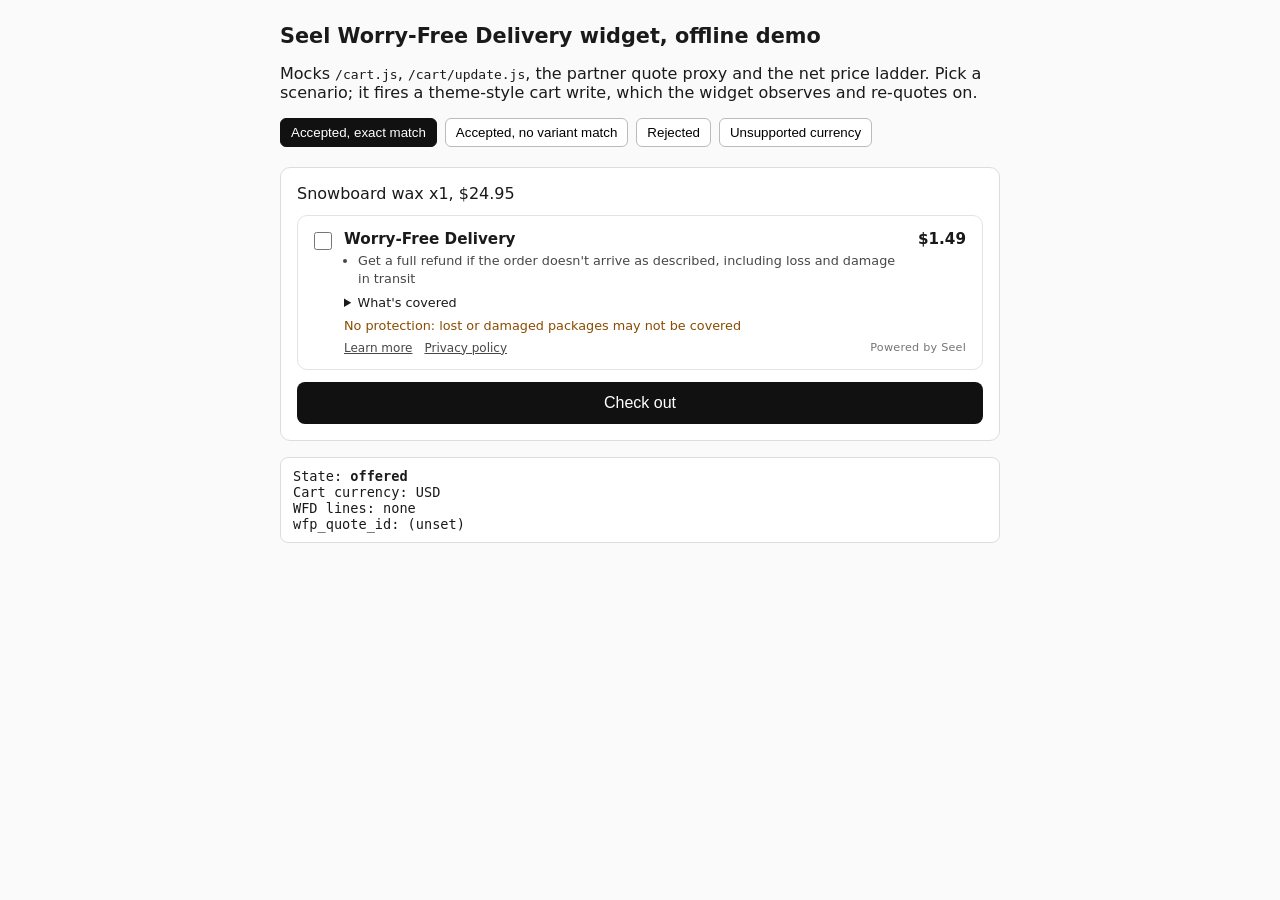
<file: widget/demo/index.html>
<!doctype html>
<html lang="en">
<head>
  <meta charset="utf-8">
  <meta name="viewport" content="width=device-width, initial-scale=1">
  <title>Seel WFD Widget Demo</title>
  <link rel="stylesheet" href="../extension/seel-wfd/assets/seel-wfd.css">
  <style>
    body { font-family: system-ui, sans-serif; max-width: 720px; margin: 24px auto; padding: 0 16px; color: #1a1a1a; background: #fafafa; }
    h1 { font-size: 1.3rem; }
    .scenarios { display: flex; flex-wrap: wrap; gap: 8px; margin: 12px 0 20px; }
    .scenarios button { padding: 6px 10px; border: 1px solid #bbb; border-radius: 6px; background: #fff; cursor: pointer; }
    .scenarios button[aria-pressed="true"] { background: #111; color: #fff; border-color: #111; }
    .cart { background: #fff; border: 1px solid #ddd; border-radius: 10px; padding: 16px; }
    .status { font-family: ui-monospace, monospace; font-size: 0.85rem; background: #fff; border: 1px solid #ddd; border-radius: 8px; padding: 10px 12px; margin-top: 16px; white-space: pre-wrap; }
    .checkout { width: 100%; padding: 12px; border: 0; border-radius: 8px; background: #111; color: #fff; font-size: 1rem; }
  </style>
</head>
<body>
  <h1>Seel Worry-Free Delivery widget, offline demo</h1>
  <p>Mocks <code>/cart.js</code>, <code>/cart/update.js</code>, the partner quote proxy and the net price ladder. Pick a scenario; it fires a theme-style cart write, which the widget observes and re-quotes on.</p>

  <div class="scenarios" role="group" aria-label="Scenario">
    <button type="button" data-scenario="accepted">Accepted, exact match</button>
    <button type="button" data-scenario="no_match">Accepted, no variant match</button>
    <button type="button" data-scenario="rejected">Rejected</button>
    <button type="button" data-scenario="currency">Unsupported currency</button>
  </div>

  <div class="cart">
    <div>Snowboard wax x1, $24.95</div>
    <button type="button" class="checkout" name="checkout">Check out</button>
  </div>

  <div class="status">State: <strong id="state-name" data-state>idle</strong>
<span id="cart-view"></span></div>

  <script>
    (function () {
      var QUOTE = {
        quote_id: '2026101400000000000000000001',
        status: 'accepted',
        price: '1.49',
        currency_code: 'USD',
        display_amounts: null,
        extra_info: {
          widget_title: 'Worry-Free Delivery',
          display_widget_text: ["Get a full refund if the order doesn't arrive as described, including loss and damage in transit"],
          coverage_details_text: ['Lost in transit', 'Item damaged in transit', 'Package stolen or missing after delivery'],
          opt_out_warning_text: 'No protection: lost or damaged packages may not be covered',
          terms_url: 'https://www.seel.com/terms/worry-free-purchase',
          privacy_policy_url: 'www.seel.com/privacy'
        }
      };
      var SCENARIOS = {
        accepted: { currency: 'USD', quote: QUOTE },
        no_match: { currency: 'USD', quote: Object.assign({}, QUOTE, { price: '1.23' }) },
        rejected: { currency: 'USD', quote: Object.assign({}, QUOTE, { status: 'rejected' }) },
        currency: { currency: 'JPY', quote: QUOTE }
      };
      var scenario = SCENARIOS.accepted;

      var cart = {
        token: 'demo-cart',
        currency: 'USD',
        attributes: {},
        items: [{ variant_id: 501, sku: 'WAX-01', handle: 'snowboard-wax', quantity: 1, price: 2495, final_line_price: 2495 }]
      };
      window.demo = { lastQuoteRequest: null, cart: cart };

      function json(body, status) {
        return Promise.resolve(new Response(JSON.stringify(body), { status: status || 200, headers: { 'Content-Type': 'application/json' } }));
      }

      function applyUpdate(payload) {
        Object.keys(payload.updates || {}).forEach(function (id) {
          var qty = payload.updates[id];
          var line = cart.items.find(function (i) { return String(i.variant_id) === id; });
          if (line && qty === 0) cart.items.splice(cart.items.indexOf(line), 1);
          else if (line) line.quantity = qty;
          else if (qty > 0) cart.items.push({ variant_id: Number(id), sku: 'SEEL-WFD', handle: 'worry-free-delivery', quantity: qty });
        });
        Object.keys(payload.attributes || {}).forEach(function (k) {
          if (payload.attributes[k] === '') delete cart.attributes[k];
          else cart.attributes[k] = payload.attributes[k];
        });
      }

      window.fetch = function (input, init) {
        var url = String(typeof input === 'string' ? input : input.url);
        if (url === '/cart.js' || url.indexOf('/cart/change.js') === 0) return json(JSON.parse(JSON.stringify(cart)));
        if (url.indexOf('/cart/update.js') === 0) {
          applyUpdate(JSON.parse(init.body));
          renderCart();
          return json(JSON.parse(JSON.stringify(cart)));
        }
        if (url === 'https://partner.example/seel/quotes') {
          window.demo.lastQuoteRequest = JSON.parse(init.body);
          return json(scenario.quote);
        }
        return json({ message: 'not mocked: ' + url }, 404);
      };

      function renderCart() {
        var wfd = cart.items.filter(function (i) { return i.sku === 'SEEL-WFD'; });
        document.getElementById('cart-view').textContent =
          'Cart currency: ' + cart.currency +
          '\nWFD lines: ' + (wfd.length ? wfd.map(function (i) { return i.variant_id + ' x' + i.quantity; }).join(', ') : 'none') +
          '\nwfp_quote_id: ' + (cart.attributes.wfp_quote_id || '(unset)');
      }

      document.addEventListener('seel-wfd:state', function (e) {
        var s = e.detail;
        var el = document.getElementById('state-name');
        el.textContent = s.name + (s.reason ? ' (' + s.reason + ')' : '') + (s.message ? ' (' + s.message + ')' : '');
        el.setAttribute('data-state', s.name);
        el.setAttribute('data-reason', s.reason || '');
        renderCart();
      });

      document.querySelectorAll('[data-scenario]').forEach(function (btn) {
        btn.addEventListener('click', function () {
          scenario = SCENARIOS[btn.dataset.scenario];
          cart.currency = scenario.currency;
          document.querySelectorAll('[data-scenario]').forEach(function (b) { b.setAttribute('aria-pressed', String(b === btn)); });
          fetch('/cart/change.js', { method: 'POST', body: '{}' });
        });
      });
      document.querySelector('[data-scenario="accepted"]').setAttribute('aria-pressed', 'true');
    })();
  </script>

  <script type="application/json" id="seel-wfd-config">
    {
      "quoteEndpoint": "https://partner.example/seel/quotes",
      "serviceType": "acme_shopify-wfp",
      "adminDomain": "acme-demo.myshopify.com",
      "wfdProductHandle": "worry-free-delivery",
      "wfdSku": "SEEL-WFD",
      "wfdVariantIds": [1001, 1002, 1003],
      "netPriceLadder": { "USD": { "1001": 99, "1002": 149, "1003": 199 }, "EUR": { "1001": 92, "1002": 138, "1003": 184 } },
      "pricesIncludeTax": false,
      "defaultOn": false,
      "anchorSelector": "",
      "debug": true,
      "i18n": { "title": "Worry-Free Delivery", "coverage": "What's covered", "learnMore": "Learn more", "privacy": "Privacy policy" }
    }
  </script>
  <script src="../extension/seel-wfd/assets/seel-wfd-core.js"></script>
  <script src="../extension/seel-wfd/assets/seel-wfd.js"></script>
</body>
</html>
</file>
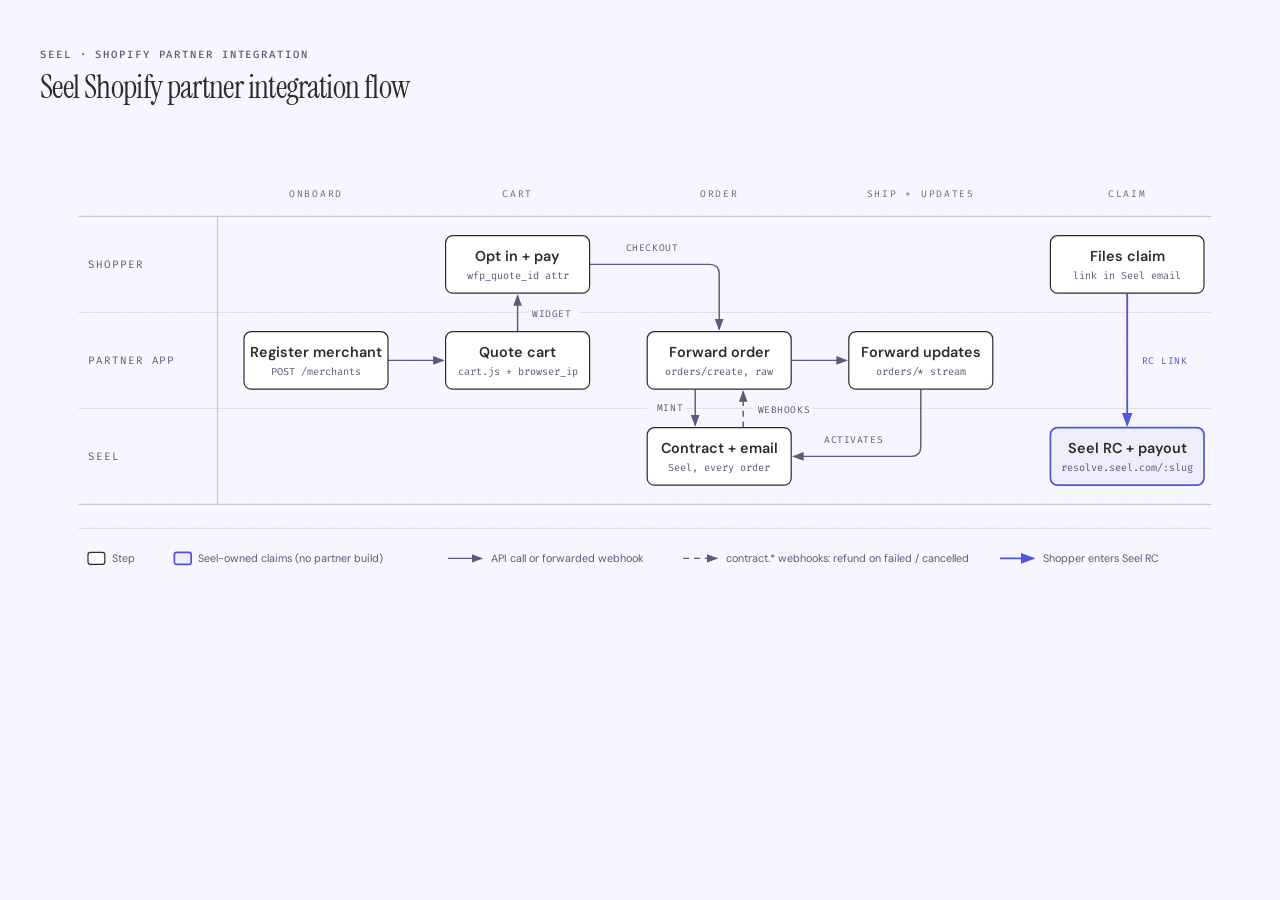
<file: docs/partner-flow.html>
<!DOCTYPE html>
<html lang="en">
<head>
  <meta charset="UTF-8">
  <meta name="viewport" content="width=device-width, initial-scale=1.0">
  <title>Seel Shopify partner integration flow</title>
  <link href="https://fonts.googleapis.com/css2?family=Instrument+Serif:ital@0;1&family=DM+Sans:wght@400;500;600&family=Fira+Code:wght@400;500;600&display=swap" rel="stylesheet">
  <style>
    *, *::before, *::after { box-sizing: border-box; margin: 0; padding: 0; }
    body { font-family: 'DM Sans', system-ui, sans-serif; background: #f7f5ff; color: #2f2c28; padding: 3rem 2rem; display: flex; justify-content: center; }
    .frame { max-width: 1200px; width: 100%; }
    .eyebrow { font-family: 'Fira Code', ui-monospace, monospace; font-size: 0.66rem; font-weight: 500; letter-spacing: 0.18em; text-transform: uppercase; color: #5e587a; margin-bottom: 0.5rem; }
    h1 { font-family: 'Instrument Serif', serif; font-size: 2rem; font-weight: 400; letter-spacing: -0.02em; line-height: 1.15; margin-bottom: 1.5rem; }
    .scroll { overflow-x: auto; }
    svg { width: 100%; min-width: 1000px; display: block; }
    .lane { stroke: #e3e0ec; stroke-width: 1; }
    .lane-strong { stroke: #c9c5d6; stroke-width: 1; }
    .lane-lbl { fill: #5e587a; font-family: 'Fira Code', ui-monospace, monospace; font-size: 9px; letter-spacing: 0.18em; }
    .stage { fill: #6b6587; font-family: 'Fira Code', ui-monospace, monospace; font-size: 8px; letter-spacing: 0.18em; }
    .n-mask { fill: #f7f5ff; }
    .n { fill: #ffffff; stroke: #2f2c28; stroke-width: 1; }
    .n-focal { fill: #eeeefb; stroke: #5254da; stroke-width: 1.4; }
    .n-gone { fill: #ffffff; stroke: #6b6587; stroke-width: 1; stroke-dasharray: 4,3; }
    .nm { fill: #2f2c28; font-family: 'DM Sans', system-ui, sans-serif; font-size: 12px; font-weight: 600; }
    .sb { fill: #5e587a; font-family: 'Fira Code', ui-monospace, monospace; font-size: 8.5px; }
    .arr { fill: none; stroke: #5e587a; stroke-width: 1.2; }
    .arr-dash { fill: none; stroke: #5e587a; stroke-width: 1.2; stroke-dasharray: 5,4; }
    .arr-acc { fill: none; stroke: #5254da; stroke-width: 1.5; }
    .mk { fill: #5e587a; }
    .mk-acc { fill: #5254da; }
    .lmask { fill: #f7f5ff; }
    .al { fill: #5e587a; font-family: 'Fira Code', ui-monospace, monospace; font-size: 8px; letter-spacing: 0.06em; }
    .al-acc { fill: #5254da; font-family: 'Fira Code', ui-monospace, monospace; font-size: 8px; letter-spacing: 0.06em; }
    .lg { fill: #5e587a; font-family: 'DM Sans', system-ui, sans-serif; font-size: 9px; }
  </style>
</head>
<body>
  <div class="frame">
    <p class="eyebrow">Seel · Shopify partner integration</p>
    <h1>Seel Shopify partner integration flow</h1>
    <div class="scroll">
      <svg viewBox="0 0 1000 384" xmlns="http://www.w3.org/2000/svg" role="img" aria-labelledby="partner-flow-title partner-flow-desc">
      <title id="partner-flow-title">Seel Shopify partner integration flow</title>
      <desc id="partner-flow-desc">Swimlane of a Shopify partner integration: the partner app registers the merchant, quotes the cart, and forwards raw Shopify order webhooks; Seel mints the contract, emails the shopper, sends contract webhooks back, and runs claims and payouts in its Resolution Center.</desc>
      <defs>
        <pattern id="dots" width="22" height="22" patternUnits="userSpaceOnUse"><circle cx="1" cy="1" r="0.9" fill="#e6e3ef"/></pattern>
        <marker id="arrow" markerWidth="8" markerHeight="6" refX="7" refY="3" orient="auto"><polygon class="mk" points="0 0, 8 3, 0 6"/></marker>
        <marker id="arrow-accent" markerWidth="8" markerHeight="6" refX="7" refY="3" orient="auto"><polygon class="mk-acc" points="0 0, 8 3, 0 6"/></marker>
      </defs>
<rect width="1000" height="384" fill="#f7f5ff"/>
<rect width="1000" height="384" fill="url(#dots)" opacity="0.55"/>
<text class="stage" x="230" y="56" text-anchor="middle">ONBOARD</text>
<text class="stage" x="398" y="56" text-anchor="middle">CART</text>
<text class="stage" x="566" y="56" text-anchor="middle">ORDER</text>
<text class="stage" x="734" y="56" text-anchor="middle">SHIP + UPDATES</text>
<text class="stage" x="906" y="56" text-anchor="middle">CLAIM</text>
<line class="lane-strong" x1="32" y1="72" x2="976" y2="72"/>
<line class="lane" x1="32" y1="152" x2="976" y2="152"/>
<line class="lane" x1="32" y1="232" x2="976" y2="232"/>
<line class="lane-strong" x1="32" y1="312" x2="976" y2="312"/>
<line class="lane-strong" x1="148" y1="72" x2="148" y2="312"/>
<text class="lane-lbl" x="40" y="115">SHOPPER</text>
<text class="lane-lbl" x="40" y="195">PARTNER APP</text>
<text class="lane-lbl" x="40" y="275">SEEL</text>
<line class="lane" x1="32" y1="332" x2="976" y2="332"/>
<path class="arr" d="M290,192 H336" marker-end="url(#arrow)"/>
<path class="arr" d="M398,168 V138" marker-end="url(#arrow)"/>
<path class="arr" d="M458,112 H558 Q566,112 566,120 V166" marker-end="url(#arrow)"/>
<path class="arr" d="M546,216 V246" marker-end="url(#arrow)"/>
<path class="arr-dash" d="M586,248 V218" marker-end="url(#arrow)"/>
<path class="arr" d="M626,192 H672" marker-end="url(#arrow)"/>
<path class="arr" d="M734,216 V264 Q734,272 726,272 H628" marker-end="url(#arrow)"/>
<path class="arr-acc" d="M906,136 V246" marker-end="url(#arrow-accent)"/>
<rect class="lmask" x="406" y="147" width="44" height="12" rx="2"/>
<text class="al" x="410" y="156">WIDGET</text>
<rect class="lmask" x="484" y="92" width="52" height="12" rx="2"/>
<text class="al" x="510" y="101" text-anchor="middle">CHECKOUT</text>
<rect class="lmask" x="506" y="225" width="32" height="12" rx="2"/>
<text class="al" x="536" y="234" text-anchor="end">MINT</text>
<rect class="lmask" x="594" y="227" width="50" height="12" rx="2"/>
<text class="al" x="598" y="236">WEBHOOKS</text>
<rect class="lmask" x="650" y="252" width="56" height="12" rx="2"/>
<text class="al" x="678" y="261" text-anchor="middle">ACTIVATES</text>
<rect class="lmask" x="914" y="186" width="48" height="12" rx="2"/>
<text class="al-acc" x="918" y="195">RC LINK</text>
<rect class="n-mask" x="170" y="168" width="120" height="48" rx="6"/>
<rect class="n" x="170" y="168" width="120" height="48" rx="6"/>
<text class="nm" x="230" y="189" text-anchor="middle">Register merchant</text>
<text class="sb" x="230" y="204" text-anchor="middle">POST /merchants</text>
<rect class="n-mask" x="338" y="168" width="120" height="48" rx="6"/>
<rect class="n" x="338" y="168" width="120" height="48" rx="6"/>
<text class="nm" x="398" y="189" text-anchor="middle">Quote cart</text>
<text class="sb" x="398" y="204" text-anchor="middle">cart.js + browser_ip</text>
<rect class="n-mask" x="338" y="88" width="120" height="48" rx="6"/>
<rect class="n" x="338" y="88" width="120" height="48" rx="6"/>
<text class="nm" x="398" y="109" text-anchor="middle">Opt in + pay</text>
<text class="sb" x="398" y="124" text-anchor="middle">wfp_quote_id attr</text>
<rect class="n-mask" x="506" y="168" width="120" height="48" rx="6"/>
<rect class="n" x="506" y="168" width="120" height="48" rx="6"/>
<text class="nm" x="566" y="189" text-anchor="middle">Forward order</text>
<text class="sb" x="566" y="204" text-anchor="middle">orders/create, raw</text>
<rect class="n-mask" x="506" y="248" width="120" height="48" rx="6"/>
<rect class="n" x="506" y="248" width="120" height="48" rx="6"/>
<text class="nm" x="566" y="269" text-anchor="middle">Contract + email</text>
<text class="sb" x="566" y="284" text-anchor="middle">Seel, every order</text>
<rect class="n-mask" x="674" y="168" width="120" height="48" rx="6"/>
<rect class="n" x="674" y="168" width="120" height="48" rx="6"/>
<text class="nm" x="734" y="189" text-anchor="middle">Forward updates</text>
<text class="sb" x="734" y="204" text-anchor="middle">orders/* stream</text>
<rect class="n-mask" x="842" y="88" width="128" height="48" rx="6"/>
<rect class="n" x="842" y="88" width="128" height="48" rx="6"/>
<text class="nm" x="906" y="109" text-anchor="middle">Files claim</text>
<text class="sb" x="906" y="124" text-anchor="middle">link in Seel email</text>
<rect class="n-mask" x="842" y="248" width="128" height="48" rx="6"/>
<rect class="n-focal" x="842" y="248" width="128" height="48" rx="6"/>
<text class="nm" x="906" y="269" text-anchor="middle">Seel RC + payout</text>
<text class="sb" x="906" y="284" text-anchor="middle">resolve.seel.com/:slug</text>
<rect class="n" x="40" y="352" width="14" height="10" rx="2"/>
<text class="lg" x="60" y="360">Step</text>
<rect class="n-focal" x="112" y="352" width="14" height="10" rx="2"/>
<text class="lg" x="132" y="360">Seel-owned claims (no partner build)</text>
<path class="arr" d="M340,357 H368" marker-end="url(#arrow)"/>
<text class="lg" x="376" y="360">API call or forwarded webhook</text>
<path class="arr-dash" d="M536,357 H564" marker-end="url(#arrow)"/>
<text class="lg" x="572" y="360">contract.* webhooks: refund on failed / cancelled</text>
<path class="arr-acc" d="M800,357 H828" marker-end="url(#arrow-accent)"/>
<text class="lg" x="836" y="360">Shopper enters Seel RC</text>
      </svg>
    </div>
  </div>
</body>
</html>
</file>
<file: widget/extension/seel-wfd/assets/seel-wfd.css>
/*
 * Seel Worry-Free Delivery widget baseline styles. Theme-neutral; override
 * the custom properties to restyle. "Powered by Seel" must stay visible.
 */

.seel-wfd {
  box-sizing: border-box;
  margin: 12px 0;
  padding: 14px 16px;
  border: 1px solid var(--seel-wfd-border, #e3e3e3);
  border-radius: var(--seel-wfd-radius, 10px);
  background: var(--seel-wfd-bg, #fff);
  font-family: inherit;
  color: inherit;
}

.seel-wfd--busy {
  opacity: 0.6;
  pointer-events: none;
}

.seel-wfd__row {
  display: flex;
  align-items: flex-start;
  gap: 12px;
  cursor: pointer;
  margin: 0;
}

.seel-wfd__checkbox {
  flex: 0 0 auto;
  width: 18px;
  height: 18px;
  margin: 2px 0 0;
  accent-color: var(--seel-wfd-accent, #111);
  cursor: pointer;
}

.seel-wfd__body {
  display: flex;
  flex-direction: column;
  gap: 4px;
  flex: 1 1 auto;
  min-width: 0;
}

.seel-wfd__title {
  font-weight: 600;
  font-size: 0.95rem;
  line-height: 1.2;
}

.seel-wfd__points,
.seel-wfd__coverage-list {
  margin: 0;
  padding-left: 1.1em;
  font-size: 0.8rem;
  line-height: 1.35;
  opacity: 0.8;
}

.seel-wfd__price {
  flex: 0 0 auto;
  font-weight: 600;
  font-size: 0.95rem;
  white-space: nowrap;
}

.seel-wfd__coverage,
.seel-wfd__warning {
  margin: 8px 0 0 30px;
  font-size: 0.8rem;
}

.seel-wfd__coverage summary {
  cursor: pointer;
}

.seel-wfd__warning {
  color: var(--seel-wfd-warning, #8a4b00);
}

.seel-wfd__footer {
  display: flex;
  flex-wrap: wrap;
  align-items: center;
  gap: 4px 12px;
  margin-top: 8px;
  padding-left: 30px;
}

.seel-wfd__link {
  font-size: 0.75rem;
  text-decoration: underline;
  color: inherit;
  opacity: 0.8;
}

.seel-wfd__powered {
  display: inline-block;
  font-size: 0.7rem;
  letter-spacing: 0.02em;
  opacity: 0.6;
  margin-left: auto;
}
</file>
